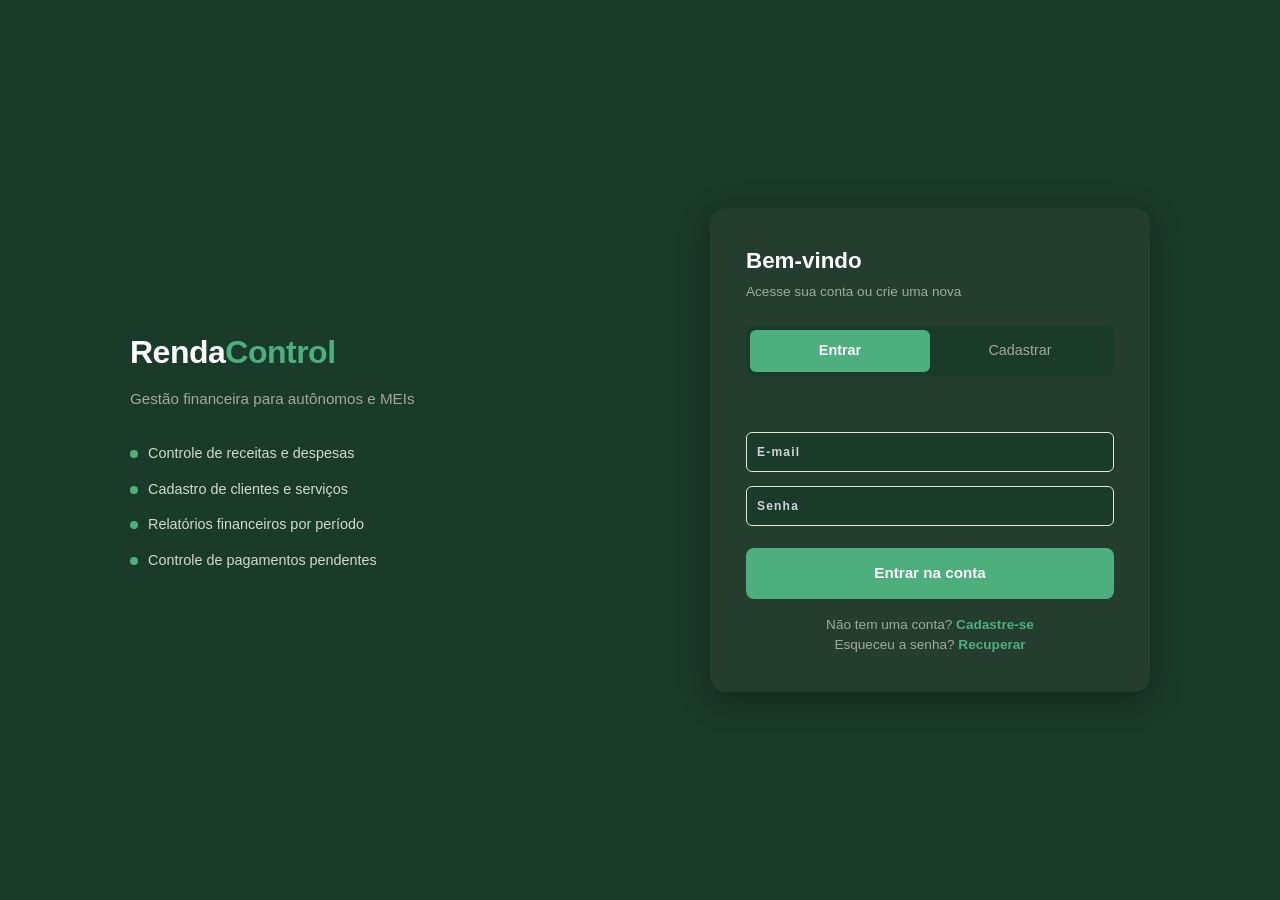
<file: frontend/index.html>
<!DOCTYPE html>
<html lang="pt-br">

<head>
  <meta charset="UTF-8">
  <meta name="viewport" content="width=device-width, initial-scale=1.0">
  <title>RendaControl — Login</title>
  <link rel="stylesheet" href="reset.css">
  <link rel="stylesheet" href="style.css">
</head>

<body class="pagina-auth">

  <div class="auth-container">

    <!-- Lado esquerdo — apresentacao -->
    <div class="auth-esquerda">
      <div class="logo auth-logo">
        <strong>Renda</strong><span>Control</span>
      </div>
      <p class="auth-descricao">Gestão financeira para autônomos e MEIs</p>
      <ul class="auth-lista">
        <li>Controle de receitas e despesas</li>
        <li>Cadastro de clientes e serviços</li>
        <li>Relatórios financeiros por período</li>
        <li>Controle de pagamentos pendentes</li>
      </ul>
    </div>

    <!-- Lado direito — login e cadastro -->
    <div class="auth-direita">
      <div class="auth-card">

        <h1 class="auth-titulo">Bem-vindo</h1>
        <p class="auth-subtitulo">Acesse sua conta ou crie uma nova</p>

        <!-- Abas Entrar / Cadastrar -->
        <div class="auth-abas">
          <button class="auth-aba ativa" id="aba-entrar">Entrar</button>
          <button class="auth-aba" id="aba-cadastrar">Cadastrar</button>
        </div>

        <!-- Mensagem de erro -->
        <p class="auth-erro" id="auth-erro"></p>

        <!-- Formulário de Login -->
        <div id="form-login">
          <div class="campo">
            <input type="email" id="login-email" class="campo-input" placeholder="E-mail" />
          </div>
          <div class="campo">
            <input type="password" id="login-senha" class="campo-input" placeholder="Senha" />
          </div>
          <button class="btn-auth" id="btn-entrar">Entrar na conta</button>
          <p class="auth-link-texto">
            Não tem uma conta?
            <a href="#" id="link-para-cadastro">Cadastre-se</a>
          </p>
          <p class="auth-link-texto">
            Esqueceu a senha? <a href="#" id="link-recuperar">Recuperar</a>
          </p>
        </div>

        <!-- Formulario de cadastro -->
        <div id="form-cadastro" style="display: none;">
          <div class="campos-lado-a-lado">
            <div class="campo">
              <label class="campo-label">Nome</label>
              <input type="text" id="cadastro-nome" class="campo-input" placeholder="Nome" />
            </div>
            <div class="campo">
              <label class="campo-label">E-mail</label>
              <input type="email" id="cadastro-email" class="campo-input" placeholder="E-mail" />
            </div>
          </div>
          <div class="campo">
            <label class="campo-label">Senha</label>
            <input type="password" id="cadastro-senha" class="campo-input" placeholder="Senha" />
          </div>
          <button class="btn-auth" id="btn-cadastrar">Criar conta</button>
          <p class="auth-link-texto">
            Já tem uma conta?
            <a href="#" id="link-para-login">Faça login</a>
          </p>
        </div>

        <!-- Formulário de Recuperação -->
        <div id="form-recuperar" style="display: none;">
          <p class="auth-subtitulo">Digite seu e-mail e escolha uma nova senha para redefinir o acesso.</p>
          <div class="campo">
            <input type="email" id="recuperar-email" class="campo-input" placeholder="E-mail" />
          </div>
          <div class="campo">
            <input type="password" id="recuperar-senha" class="campo-input" placeholder="Nova senha" />
          </div>
          <button class="btn-auth" id="btn-recuperar">Redefinir senha</button>
          <p class="auth-link-texto">
            Lembrou a senha? <a href="#" id="link-voltar-login">Voltar ao login</a>
          </p>
        </div>

      </div>
    </div>

  </div>

  <script src="login-auth.js"></script>
</body>

</html>
</file>
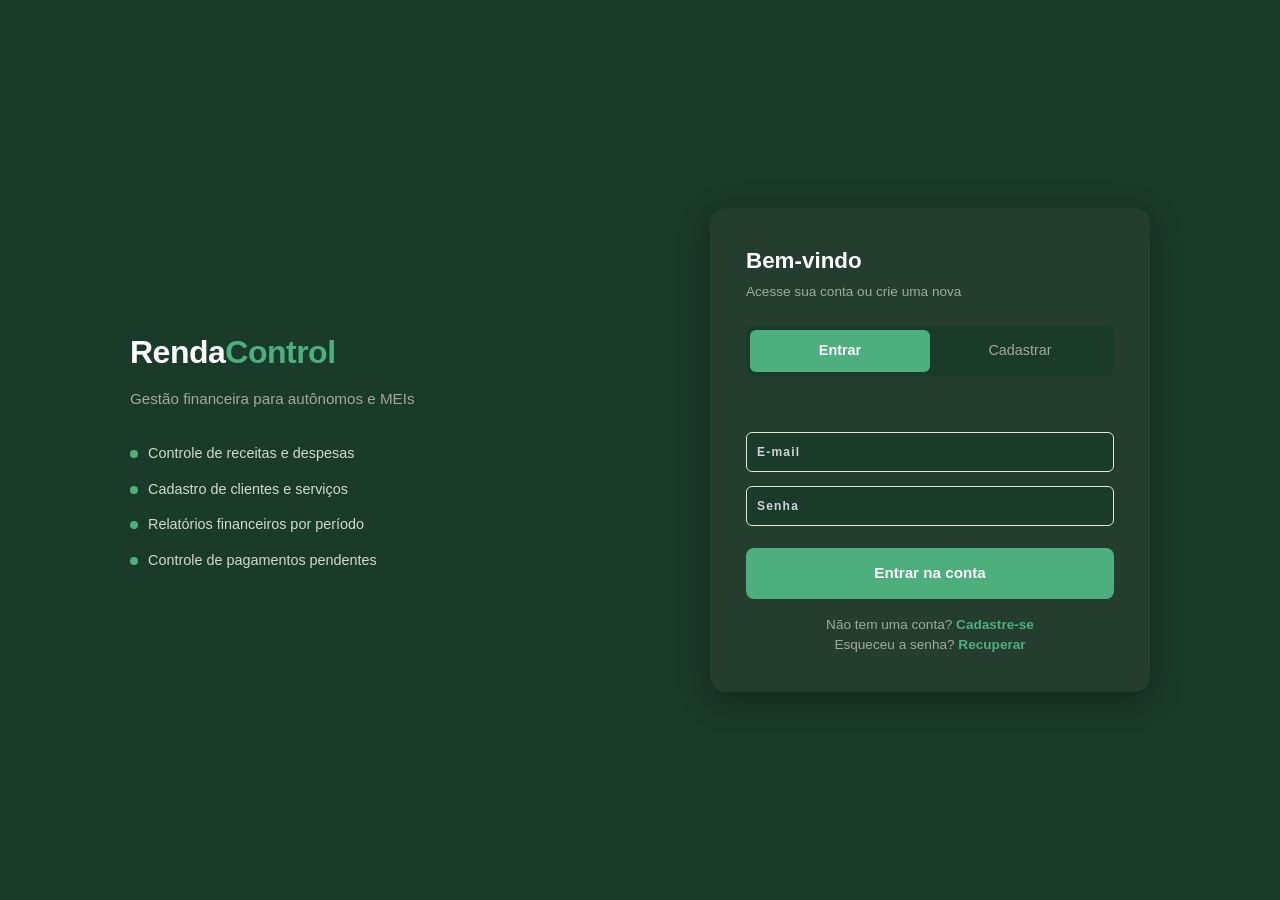
<file: frontend/clientes.html>
<!DOCTYPE html>
<html lang="pt-br">

<head>
  <meta charset="UTF-8">
  <meta name="viewport" content="width=device-width, initial-scale=1.0">
  <title>Painel de Clientes</title>
  <link rel="stylesheet" href="reset.css">
  <link rel="stylesheet" href="style.css">
  <link rel="stylesheet" href="https://cdnjs.cloudflare.com/ajax/libs/font-awesome/6.5.1/css/all.min.css">
</head>

<body>

  <header class="header">
    <div class="header-content">
      <div class="header-esquerda">
        <div class="logo">
          <strong>Renda</strong><span>Control</span>
        </div>

        <nav class="navegacao">
          <ul>
            <li><a href="dashboard.html">Dashboard</a></li>
            <li><a href="clientes.html" class="ativo">Clientes</a></li>
            <li><a href="servicos.html">Serviços</a></li>
            <li><a href="despesas.html">Financeiro</a></li>
            <li><a href="relatorio.html">Relatórios</a></li>
          </ul>
        </nav>
      </div>

      <div class="header-direita">
        <button class="botao-logout">LOGOUT</button>
      </div>
    </div>
  </header>

  <main class="dashboard">
    <div class="dashboard-topo">
      <h1 class="dashboard-titulo">Clientes</h1>
      <p class="dashboard-subtitulo">Gerencie sua carteira de clientes</p>
    </div>

    <section class="resumo-grade">
      <div class="resumo-cartao">
        <p class="resumo-label">Total de Clientes</p>
        <span class="resumo-valor">--</span>
        <span class="resumo-detalhe">+X este mês</span>
      </div>

      <div class="resumo-cartao">
        <p class="resumo-label">Clientes Ativos</p>
        <span class="resumo-valor destaque-verde">18</span>
        <span class="resumo-detalhe">X% da base</span>
      </div>

      <div class="resumo-cartao">
        <p class="resumo-label">Receita Média</p>
        <span class="resumo-valor">R$ --</span>
        <span class="resumo-detalhe">Por cliente / mês</span>
      </div>
    </section>

    <section class="dashboard-conteudo">

      <div class="painel painel-lista">
        <div class="painel-header">
          <h2 class="painel-title">Lista de Clientes</h2>
          <input type="search" class="campo-busca" placeholder="Buscar cliente...">
        </div>

        <div class="tabela-container">
          <table class="tabela-clientes">
            <thead>
              <tr>
                <th>Nome</th>
                <th>Telefone</th>
                <th>Serviços</th>
                <th>Status</th>
                <th>Ações</th>
              </tr>
            </thead>
            <tbody>

            </tbody>
          </table>
        </div>
      </div>

      <div class="coluna-acoes">

        <section class="painel">
          <h2 class="painel-title">Cadastrar novo cliente</h2>
          <form class="form-cadastro">
            <div class="campo campo-cheio">
              <label>Nome Completo</label>
              <input type="text" placeholder="Nome do cliente" required>
            </div>

            <div class="campo">
              <label>Telefone</label>
              <input type="tel" placeholder="(11) 99999-0000" required>
            </div>

            <div class="campo">
              <label>E-mail</label>
              <input type="email" placeholder="email@exemplo.com" required>
            </div>

            <div class="campo campo-cheio">
              <label>Endereço</label>
              <input type="text" placeholder="Rua, número, cidade" required>
            </div>

            <div class="form-botoes">
              <button type="submit" class="btn-salvar">Salvar</button>
              <button type="button" class="btn-cancelar">Cancelar</button>
            </div>
          </form>
        </section>

        <section class="painel painel-historico">
          <h2 class="painel-titulo">Histórico</h2>
          <div class="historico-lista">
            <span>Nenhum histórico disponível</span>
          </div>
        </section>

      </div>
    </section>
  </main>

  <script src="clientes.js"></script>
</body>

</html>
</file>
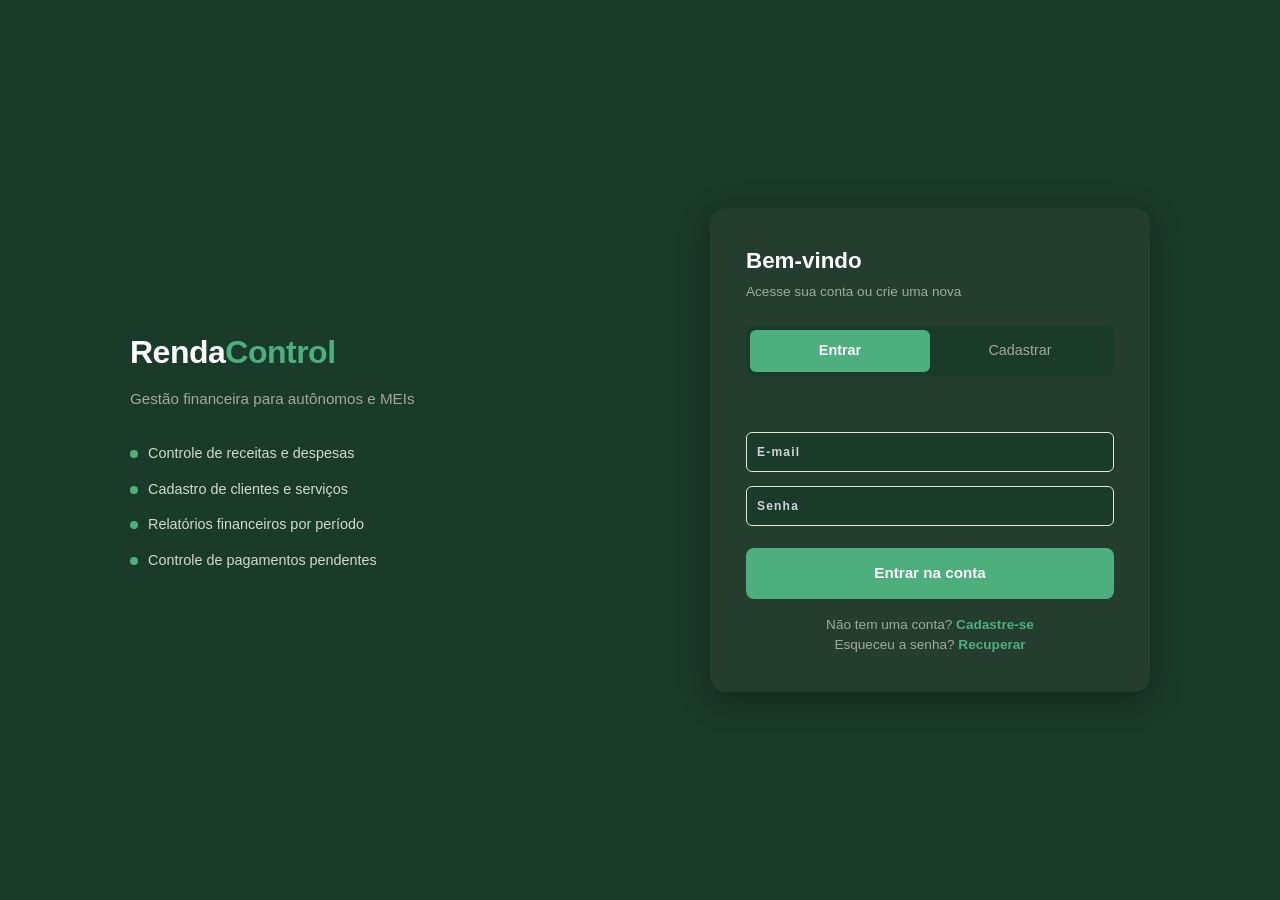
<file: frontend/dashboard.html>
<!DOCTYPE html>
<html lang="pt-br">

<head>
  <meta charset="UTF-8">
  <meta name="viewport" content="width=device-width, initial-scale=1.0">
  <title>Dashboard</title>
  <link rel="stylesheet" href="reset.css">
  <link rel="stylesheet" href="style.css">
</head>

<body>

  <header class="header">
    <div class="header-content">
      <div class="header-esquerda">
        <div class="logo">
          <strong>Renda</strong><span>Control</span>
        </div>
        <nav class="navegacao">
          <ul>
            <li><a href="dashboard.html" class="ativo">Dashboard</a></li>
            <li><a href="clientes.html">Clientes</a></li>
            <li><a href="servicos.html">Serviços</a></li>
            <li><a href="despesas.html">Financeiro</a></li>
            <li><a href="relatorio.html">Relatórios</a></li>
          </ul>
        </nav>
      </div>
      <div class="header-direita">
        <button class="botao-logout">LOGOUT</button>
      </div>
    </div>
  </header>

  <main class="dashboard">
    <div class="dashboard-topo">
      <div>
        <h1 class="dashboard-titulo" id="saudacao">Bom dia!</h1>
        <p class="dashboard-subtitulo" id="subtitulo-data">Resumo financeiro</p>
      </div>
      <a href="servico.html" class="btn-salvar">+ Novo serviço</a>
    </div>

    <!-- Cards -->
    <section class="resumo-grade resumo-grade-3">
      <div class="resumo-cartao">
        <p class="resumo-label">Despesas</p>
        <span class="resumo-valor destaque-vermelho" id="card-despesas">--</span>
        <span class="resumo-detalhe" id="card-despesas-detalhe">--</span>
      </div>
      <div class="resumo-cartao">
        <p class="resumo-label">Lucro Líquido</p>
        <span class="resumo-valor destaque-verde" id="card-lucro">--</span>
        <span class="resumo-detalhe" id="card-lucro-detalhe">--</span>
      </div>
      <div class="resumo-cartao">
        <p class="resumo-label">Cobranças Pendentes</p>
        <span class="resumo-valor destaque-amarelo" id="card-pendentes">--</span>
        <span class="resumo-detalhe" id="card-pendentes-detalhe">--</span>
      </div>
    </section>

    <section class="dashboard-conteudo">

      <!-- Serviços recentes -->
      <div class="painel painel-largo">
        <h2 class="painel-title">Serviços Recentes</h2>
        <div class="tabela-container">
          <table class="tabela-clientes">
            <thead>
              <tr>
                <th>Cliente</th>
                <th>Serviço</th>
                <th>Valor</th>
                <th>Status</th>
              </tr>
            </thead>
            <tbody id="tabela-servicos-recentes">
            </tbody>
          </table>
        </div>
      </div>

    </section>

    <!-- Atividade recente -->
    <div class="painel">
      <h2 class="painel-title">Atividade Recente</h2>
      <div id="atividade-recente"></div>
    </div>

  </main>

  <script src="dashboard.js"></script>
</body>

</html>
</file>
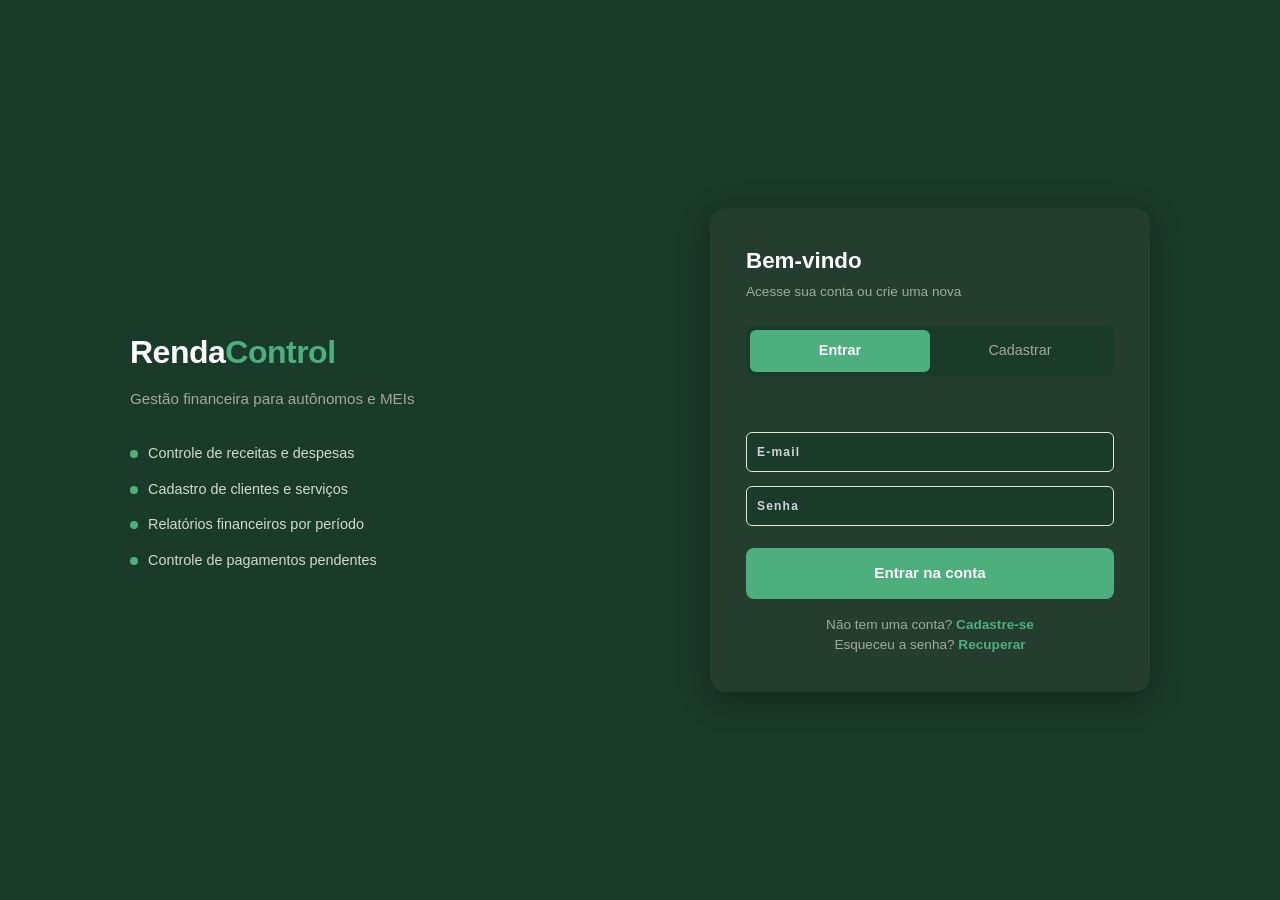
<file: frontend/despesas.html>
<!DOCTYPE html>
<html lang="pt-br">

<head>
  <meta charset="UTF-8">
  <meta name="viewport" content="width=device-width, initial-scale=1.0">
  <title>Despesas</title>
  <link rel="stylesheet" href="reset.css">
  <link rel="stylesheet" href="style.css">
  <link rel="stylesheet" href="https://cdnjs.cloudflare.com/ajax/libs/font-awesome/6.5.1/css/all.min.css">
</head>

<body>

  <header class="header">
    <div class="header-content">
      <div class="header-esquerda">
        <div class="logo">
          <strong>Renda</strong><span>Control</span>
        </div>
        <nav class="navegacao">
          <ul>
            <li><a href="dashboard.html">Dashboard</a></li>
            <li><a href="clientes.html">Clientes</a></li>
            <li><a href="servicos.html">Serviços</a></li>
            <li><a href="despesas.html" class="ativo">Financeiro</a></li>
            <li><a href="relatorio.html">Relatórios</a></li>
          </ul>
        </nav>
      </div>
      <div class="header-direita">
        <button class="botao-logout">LOGOUT</button>
      </div>
    </div>
  </header>

  <main class="dashboard">
    <div class="dashboard-topo">
      <h1 class="dashboard-titulo">Controle Financeiro</h1>
      <p class="dashboard-subtitulo">Receitas, despesas e saldo do mês</p>
    </div>

    <!-- Cards -->
    <section class="resumo-grade">
      <div class="resumo-cartao">
        <p class="resumo-label">Despesas Totais</p>
        <span class="resumo-valor destaque-vermelho" id="total-despesas">--</span>
        <span class="resumo-detalhe" id="detalhe-despesas">--</span>
      </div>
      <div class="resumo-cartao">
        <p class="resumo-label">Saldo Líquido</p>
        <span class="resumo-valor destaque-verde" id="saldo-liquido">--</span>
        <span class="resumo-detalhe" id="detalhe-saldo">--</span>
      </div>
    </section>

    <section class="dashboard-conteudo">

      <!-- Tabela -->
      <div class="painel">
        <div class="painel-header">
          <h2 class="painel-title">Lançamentos</h2>
          <select id="filtro-tipo" class="campo-busca">
            <option value="">Todos</option>
            <option value="despesa">Despesas</option>
          </select>
        </div>

        <div class="tabela-container">
          <table class="tabela-clientes">
            <thead>
              <tr>
                <th>Descrição</th>
                <th>Categoria</th>
                <th>Data</th>
                <th>Valor</th>
                <th>Ações</th>
              </tr>
            </thead>
            <tbody id="tabela-despesas-body">
            </tbody>
          </table>
        </div>
      </div>

      <!-- Formulário -->
      <div class="painel">
        <h2 class="painel-title" id="titulo-form-despesa">Registrar Nova Despesa</h2>
        <form id="form-despesa">

          <div class="campo campo-cheio">
            <label>Descrição *</label>
            <input type="text" id="input-descricao-despesa" placeholder="Ex: Internet" required>
          </div>

          <div class="campo">
            <label>Valor (R$) *</label>
            <input type="number" id="input-valor-despesa" placeholder="0.00" step="0.01" required>
          </div>

          <div class="campo">
            <label>Data *</label>
            <input type="date" id="input-data-despesa" required>
          </div>

          <div class="campo campo-cheio">
            <label>Categoria</label>
            <input type="text" id="input-categoria-despesa" placeholder="Ex: Despesa fixa, Material de trabalho">
          </div>

          <div class="form-botoes campo-cheio">
            <button type="submit" class="btn-salvar" id="btn-registrar-despesa">Registrar</button>
            <button type="button" class="btn-cancelar" id="btn-limpar-despesa">Limpar</button>
          </div>

        </form>
      </div>

    </section>
  </main>

  <script src="despesas.js"></script>
</body>

</html>
</file>
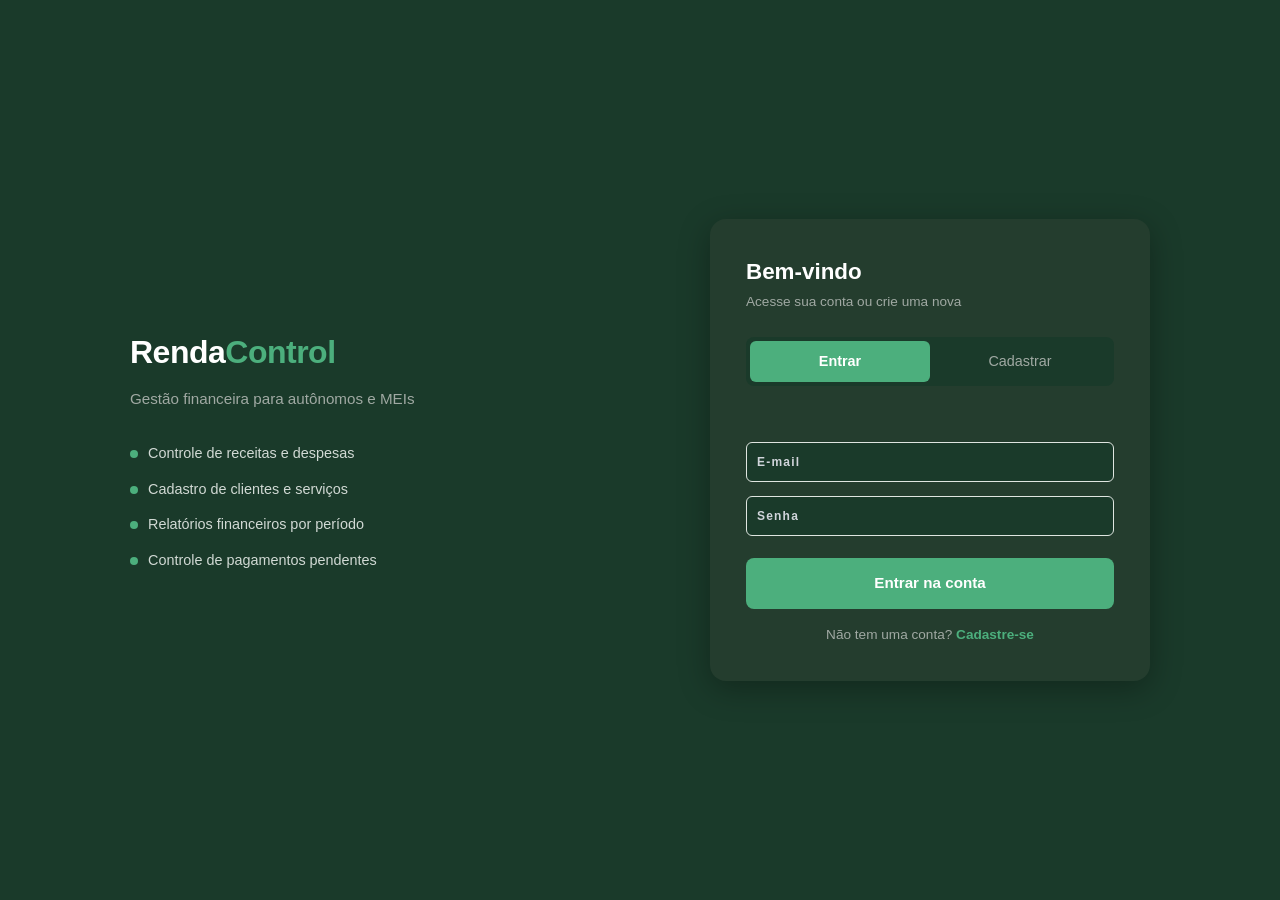
<file: frontend/login.html>
<!DOCTYPE html>
<html lang="pt-br">

<head>
  <meta charset="UTF-8">
  <meta name="viewport" content="width=device-width, initial-scale=1.0">
  <title>RendaControl — Login</title>
  <link rel="stylesheet" href="reset.css">
  <link rel="stylesheet" href="style.css">
</head>

<body class="pagina-auth">

  <div class="auth-container">

    <!-- Lado esquerdo — apresentacao -->
    <div class="auth-esquerda">
      <div class="logo auth-logo">
        <strong>Renda</strong><span>Control</span>
      </div>
      <p class="auth-descricao">Gestão financeira para autônomos e MEIs</p>
      <ul class="auth-lista">
        <li>Controle de receitas e despesas</li>
        <li>Cadastro de clientes e serviços</li>
        <li>Relatórios financeiros por período</li>
        <li>Controle de pagamentos pendentes</li>
      </ul>
    </div>

    <!-- Lado direito — login e cadastro -->
    <div class="auth-direita">
      <div class="auth-card">

        <h1 class="auth-titulo">Bem-vindo</h1>
        <p class="auth-subtitulo">Acesse sua conta ou crie uma nova</p>

        <!-- Abas Entrar / Cadastrar -->
        <div class="auth-abas">
          <button class="auth-aba ativa" id="aba-entrar">Entrar</button>
          <button class="auth-aba" id="aba-cadastrar">Cadastrar</button>
        </div>

        <!-- Mensagem de erro -->
        <p class="auth-erro" id="auth-erro"></p>

        <!-- Formulário de Login -->
        <div id="form-login">
          <div class="campo">
            <input type="email" id="login-email" class="campo-input" placeholder="E-mail" />
          </div>
          <div class="campo">
            <input type="password" id="login-senha" class="campo-input" placeholder="Senha" />
          </div>
          <button class="btn-auth" id="btn-entrar">Entrar na conta</button>
          <p class="auth-link-texto">
            Não tem uma conta?
            <a href="#" id="link-para-cadastro">Cadastre-se</a>
          </p>
        </div>

        <!-- Formulario de cadastro -->
        <div id="form-cadastro" style="display: none;">
          <div class="campos-lado-a-lado">
            <div class="campo">
              <label class="campo-label">Nome</label>
              <input type="text" id="cadastro-nome" class="campo-input" placeholder="Nome" />
            </div>
            <div class="campo">
              <label class="campo-label">E-mail</label>
              <input type="email" id="cadastro-email" class="campo-input" placeholder="E-mail" />
            </div>
          </div>
          <div class="campo">
            <label class="campo-label">Senha</label>
            <input type="password" id="cadastro-senha" class="campo-input" placeholder="Senha" />
          </div>
          <button class="btn-auth" id="btn-cadastrar">Criar conta</button>
          <p class="auth-link-texto">
            Já tem uma conta?
            <a href="#" id="link-para-login">Faça login</a>
          </p>
        </div>

      </div>
    </div>

  </div>

  <script src="login-auth.js"></script>
</body>

</html>
</file>
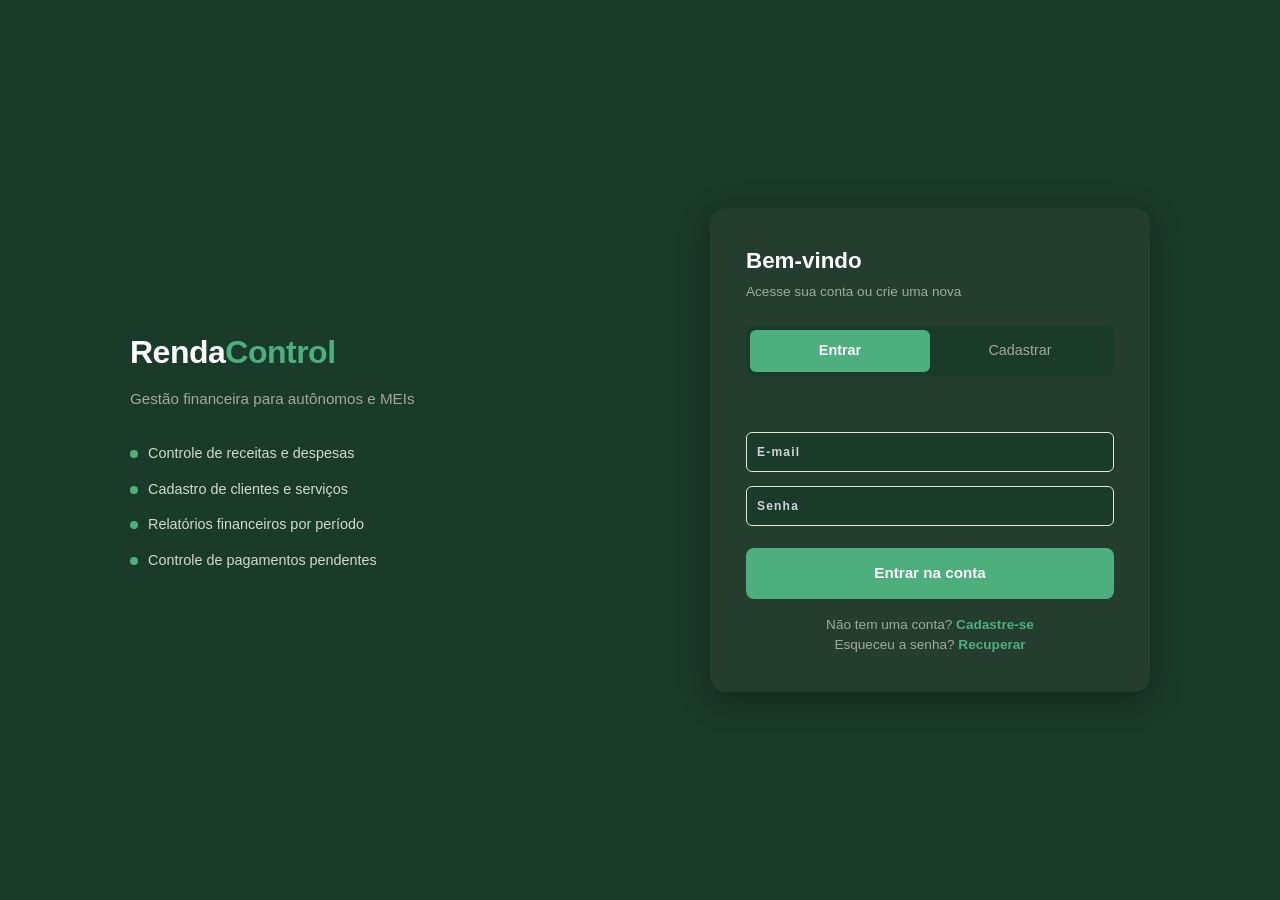
<file: frontend/relatorio.html>
<!DOCTYPE html>
<html lang="pt-br">

<head>
  <meta charset="UTF-8">
  <meta name="viewport" content="width=device-width, initial-scale=1.0">
  <title>Relatórios — RendaControl</title>
  <link rel="stylesheet" href="reset.css">
  <link rel="stylesheet" href="style.css">
</head>

<body>

  <header class="header">
    <div class="header-content">
      <div class="header-esquerda">
        <div class="logo">
          <strong>Renda</strong><span>Control</span>
        </div>
        <nav class="navegacao">
          <ul>
            <li><a href="dashboard.html">Dashboard</a></li>
            <li><a href="clientes.html">Clientes</a></li>
            <li><a href="servicos.html">Serviços</a></li>
            <li><a href="despesas.html">Financeiro</a></li>
            <li><a href="relatorio.html" class="ativo">Relatórios</a></li>
          </ul>
        </nav>
      </div>
      <div class="header-direita">
        <button class="botao-logout">LOGOUT</button>
      </div>
    </div>
  </header>

  <main class="dashboard">

    <!-- Topo -->
    <div class="dashboard-topo">
      <div>
        <h1 class="dashboard-titulo">Relatórios</h1>
        <p class="dashboard-subtitulo">Análises financeiras e resumos por cliente</p>
      </div>
      <button class="btn-salvar" id="btn-exportar">Exportar Relatório</button>
    </div>

    <!-- Filtros -->
    <div class="painel" id="painel-filtros">
      <h2 class="painel-title">Filtros do Relatório</h2>
      <div class="form-relatorio">

        <div class="campo">
          <label for="filtro-periodo">Período</label>
          <select id="filtro-periodo" class="campo-select">
            <!-- Preenchido pelo JS -->
          </select>
        </div>

        <div class="campo">
          <label for="filtro-cliente">Cliente</label>
          <select id="filtro-cliente" class="campo-select">
            <option value="">Todos os clientes</option>
            <!-- Preenchido pelo JS -->
          </select>
        </div>

        <div class="campo campo-botao">
          <button class="btn-salvar" id="btn-gerar">Gerar relatório</button>
        </div>

      </div>
    </div>

    <!-- Cards KPI -->
    <section class="resumo-grade resumo-grade-3">
      <div class="resumo-cartao">
        <p class="resumo-label">Despesas</p>
        <span class="resumo-valor destaque-vermelho" id="rel-despesas">--</span>
        <span class="resumo-detalhe" id="rel-despesas-detalhe">--</span>
      </div>
      <div class="resumo-cartao">
        <p class="resumo-label">Lucro Líquido</p>
        <span class="resumo-valor destaque-verde" id="rel-lucro">--</span>
        <span class="resumo-detalhe" id="rel-lucro-detalhe">--</span>
      </div>
      <div class="resumo-cartao">
        <p class="resumo-label">Serviços Realizados</p>
        <span class="resumo-valor" id="rel-servicos">--</span>
        <span class="resumo-detalhe" id="rel-servicos-detalhe">--</span>
      </div>
    </section>

    <!-- Resumo do período -->
    <div class="painel" id="painel-resumo">
      <h2 class="painel-title">Resumo do Período</h2>

      <div class="resumo-linha">
        <span>Total de serviços</span>
        <span id="res-total-servicos">--</span>
      </div>
      <div class="resumo-linha">
        <span>Serviços pagos</span>
        <span id="res-pagos" class="destaque-verde">--</span>
      </div>
      <div class="resumo-linha">
        <span>Serviços pendentes</span>
        <span id="res-pendentes" class="destaque-amarelo">--</span>
      </div>
      <div class="resumo-linha">
        <span>Serviços atrasados</span>
        <span id="res-atrasados" class="destaque-vermelho">--</span>
      </div>
      <div class="resumo-linha">
        <span>Receita bruta</span>
        <span id="res-receita-bruta">--</span>
      </div>
      <div class="resumo-linha">
        <span>Total de despesas</span>
        <span id="res-total-despesas">--</span>
      </div>
      <div class="resumo-linha resumo-linha-destaque">
        <span>Lucro líquido</span>
        <span id="res-lucro-liquido" class="destaque-verde">--</span>
      </div>
      <div class="resumo-linha">
        <span>Margem de lucro</span>
        <span id="res-margem">--</span>
      </div>

      <div style="margin-top: 24px;">
        <button class="btn-salvar" id="btn-pdf" style="width: 100%;">Gerar recibo / PDF</button>
      </div>

    </div>

  </main>

  <script src="relatorio.js"></script>
</body>

</html>
</file>
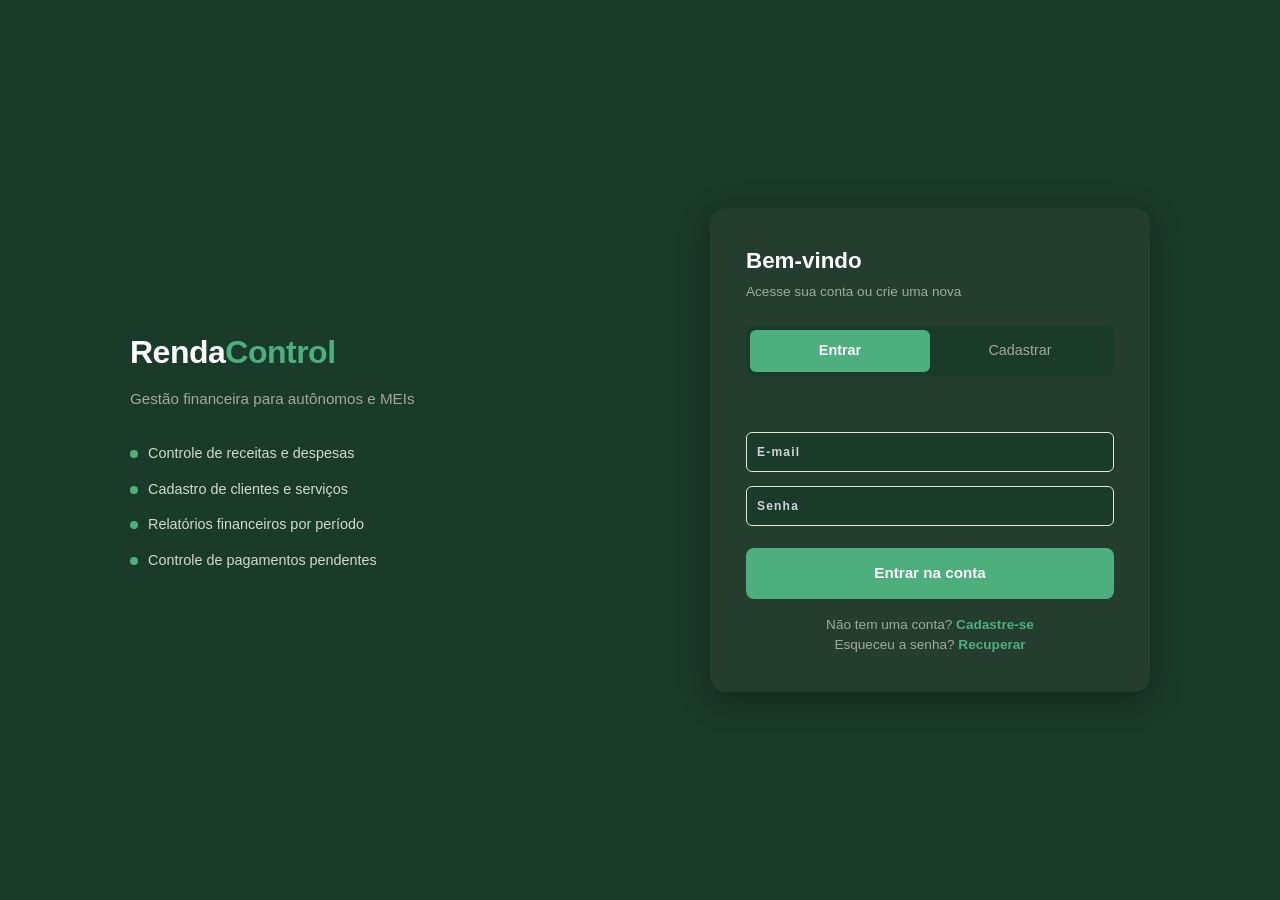
<file: frontend/servicos.html>
<!DOCTYPE html>
<html lang="pt-br">

<head>
  <meta charset="UTF-8">
  <meta name="viewport" content="width=device-width, initial-scale=1.0">
  <title>Serviços</title>
  <link rel="stylesheet" href="reset.css">
  <link rel="stylesheet" href="style.css">
  <link rel="stylesheet" href="https://cdnjs.cloudflare.com/ajax/libs/font-awesome/6.5.1/css/all.min.css">
</head>

<body>

  <header class="header">
    <div class="header-content">
      <div class="header-esquerda">
        <div class="logo">
          <strong>Renda</strong><span>Control</span>
        </div>
        <nav class="navegacao">
          <ul>
            <li><a href="dashboard.html">Dashboard</a></li>
            <li><a href="clientes.html">Clientes</a></li>
            <li><a href="servicos.html" class="ativo">Serviços</a></li>
            <li><a href="despesas.html">Financeiro</a></li>
            <li><a href="relatorio.html">Relatórios</a></li>
          </ul>
        </nav>
      </div>
      <div class="header-direita">
        <button class="botao-logout">LOGOUT</button>
      </div>
    </div>
  </header>

  <main class="dashboard">
    <div class="dashboard-topo">
      <h1 class="dashboard-titulo">Serviços</h1>
      <p class="dashboard-subtitulo">Registre e acompanhe os serviços prestados</p>
    </div>

    <!-- Cards de resumo -->
    <section class="resumo-grade resumo-grade-4">
      <div class="resumo-cartao">
        <p class="resumo-label">Serviços no Mês</p>
        <span class="resumo-valor" id="total-servicos">--</span>
        <span class="resumo-detalhe" id="detalhe-andamento">--</span>
      </div>
      <div class="resumo-cartao">
        <p class="resumo-label">Receita Gerada</p>
        <span class="resumo-valor destaque-verde" id="total-receita">--</span>
        <span class="resumo-detalhe">Total de serviços</span>
      </div>
      <div class="resumo-cartao">
        <p class="resumo-label">Ticket Médio</p>
        <span class="resumo-valor" id="ticket-medio">--</span>
        <span class="resumo-detalhe">Por serviço</span>
      </div>
      <div class="resumo-cartao">
        <p class="resumo-label">Taxa de Pagamento</p>
        <span class="resumo-valor destaque-verde" id="taxa-pagamento">--</span>
        <span class="resumo-detalhe" id="detalhe-pagamento">--</span>
      </div>
    </section>

    <section class="dashboard-conteudo">

      <!-- Formulário -->
      <div class="painel">
        <h2 class="painel-title" id="titulo-form-servico">Registrar Novo Serviço</h2>
        <form class="form-servico" id="form-servico">

          <div class="campo campo-cheio">
            <label>Cliente *</label>
            <select id="select-cliente" required>
              <option value="">Selecione um cliente</option>
            </select>
          </div>

          <div class="campo">
            <label>Descrição *</label>
            <input type="text" id="input-descricao" placeholder="Ex: Design logo" required>
          </div>

          <div class="campo">
            <label>Data de Realização</label>
            <input type="date" id="input-data">
          </div>

          <div class="campo">
            <label>Valor Cobrado (R$) *</label>
            <input type="number" id="input-valor" placeholder="0.00" step="0.01" required>
          </div>

          <div class="campo">
            <label>Forma de Pagamento</label>
            <select id="select-pagamento">
              <option value="PIX">PIX</option>
              <option value="Transferência">Transferência</option>
              <option value="Dinheiro">Dinheiro</option>
              <option value="Cartão">Cartão</option>
            </select>
          </div>

          <div class="campo campo-cheio">
            <label>Materiais Utilizados</label>
            <input type="text" id="input-materiais" placeholder="Item — valor gasto (opcional)">
          </div>

          <div class="campo campo-cheio">
            <label>Status do Pagamento</label>
            <select id="select-status">
              <option value="Pendente">Pendente</option>
              <option value="Pago">Pago</option>
              <option value="Atrasado">Atrasado</option>
            </select>
          </div>

          <div class="form-botoes campo-cheio">
            <button type="submit" class="btn-salvar" id="btn-registrar">Registrar</button>
            <button type="button" class="btn-cancelar" id="btn-limpar">Limpar</button>
          </div>

        </form>
      </div>

      <!-- Tabela de serviços -->
      <div class="painel">
        <div class="painel-header">
          <h2 class="painel-title">Serviços Registrados</h2>
          <select class="campo-busca" id="filtro-status">
            <option value="">Todos os status</option>
            <option value="Pago">Pago</option>
            <option value="Pendente">Pendente</option>
            <option value="Atrasado">Atrasado</option>
          </select>
        </div>

        <div class="tabela-container">
          <table class="tabela-clientes">
            <thead>
              <tr>
                <th>Descrição</th>
                <th>Cliente</th>
                <th>Valor</th>
                <th>Status</th>
                <th>Ações</th>
              </tr>
            </thead>
            <tbody id="tabela-servicos-body">
            </tbody>
          </table>
        </div>
      </div>

    </section>
  </main>

  <script src="servicos.js"></script>
</body>

</html>
</file>
<file: frontend/style.css>
body {
  background-color: #f7f6f2;
  color: #1a3a2a;
  /* padding: 40px; */
  font-family: dm-sans, sans-serif;
}

/* Header */
.header {
  background-color: #1a3a2a;
  color: #ffffff;
  padding: 15px 0;
  margin-bottom: 20px;
}

.header-content {
  margin: 0 auto;
  padding: 0 40px;
  display: flex;
  justify-content: space-between;
  align-items: center;
}

.header-esquerda {
  display: flex;
  align-items: center;
  gap: 40px;
}

.logo {
  font-size: 1.4rem;
  letter-spacing: -0.5px;
}

.logo strong {
  color: #ffffff;
}

.logo span {
  color: #4caf7d;
  font-weight: 700;
}

.navegacao ul {
  display: flex;
  gap: 25px;
}

.navegacao a {
  color: #a0a9a3;
  font-size: 0.9rem;
  font-weight: 500;
  transition: color 0.2s;
}

.navegacao a:hover,
.navegacao a.ativo {
  color: #ffffff;
  border-bottom: 2px solid #4caf7d;
  padding-bottom: 5px;
}

.botao-logout {
  background-color: rgba(255, 255, 255, 0.4);
  color: #ffffff;
  padding: 8px 20px;
  border-radius: 6px;
  font-size: 0.8rem;
  font-weight: 700;
  transition: all 0.2s;
}

.botao-logout:hover {
  background-color: rgba(255, 255, 255, 0.3);
}

/* CLIENTES*/
main {
  margin: auto;
  padding: 0 40px;
}

.dashboard {
  margin: auto;
}

.dashboard-topo {
  margin-bottom: 30px;
}

.dashboard-titulo {
  font-size: 1.8rem;
  color: #1a2e24;
  margin-bottom: 5px;
}

.dashboard-subtitulo {
  color: #7b857d;
  font-size: 0.9rem;
  letter-spacing: 0.1rem;
}

/* Cards de cima */
.resumo-grade {
  display: grid;
  grid-template-columns: repeat(3, 1fr);
  gap: 20px;
  margin-bottom: 20px;
}

.resumo-cartao {
  background: white;
  padding: 10px 20px;
  border-radius: 12px;
  border: 1px solid #eef2ee;
  box-shadow: 0 4px 6px rgba(0, 0, 0, 0.02);
}

.resumo-label {
  font-size: 0.7rem;
  font-weight: 700;
  text-transform: uppercase;
  color: #9ca3af;
  letter-spacing: 0.05em;
}

.resumo-valor {
  display: block;
  font-size: 1.5rem;
  font-weight: 700;
  margin: 5px 0;
}

.destaque-verde {
  color: #4caf7d;
}

.resumo-detalhe {
  font-size: 0.8rem;
  color: #9ca3af;
}

.dashboard-conteudo {
  display: grid;
  grid-template-columns: 1fr 1fr;
  gap: 24px;
  align-items: start;
}

/* Painel */
.painel {
  background: white;
  border-radius: 12px;
  border: 1px solid #eef2ee;
  padding: 24px;
  margin-bottom: 20px;
}

.painel-header {
  display: flex;
  justify-content: space-between;
  align-items: center;
  margin-bottom: 20px;
}

.painel-title {
  font-size: 1rem;
  font-weight: 700;
  text-transform: uppercase;
  color: #24392f;
}

/* Tabela Esquerda */
.campo-busca {
  padding: 8px 12px;
  border: 1px solid #dfe5e0;
  border-radius: 8px;
  font-size: 0.85rem;
}

.campo-busca:focus {
  outline: none;
  border-color: #3aa66a;
  box-shadow: 0 0 0 2px rgba(58, 166, 106, 0.2);
}

.status-servico-select {
  padding: 4px 10px;
  border-radius: 20px;
  font-size: 0.75rem;
  font-weight: 700;
  border: none;
  cursor: pointer;
  appearance: auto;
}

.status-servico-select.pago {
  background: #d1fae5;
  color: #065f46;
}

.status-servico-select.pendente {
  background: #fef9c3;
  color: #854d0e;
}

.status-servico-select.atrasado {
  background: #fee2e2;
  color: #991b1b;
}

.tabela-container {
  overflow-x: auto;
}

.tabela-clientes {
  width: 100%;
  border-collapse: collapse;
}

.tabela-clientes thead {
  background-color: #f9fafb;
}

.tabela-clientes th {
  text-align: left;
  font-size: 0.7rem;
  text-transform: uppercase;
  color: #9ca3af;
  padding: 12px;
  border-bottom: 1px solid #f0f3f0;
}

.tabela-clientes td {
  padding: 16px 12px;
  border-bottom: 1px solid #f0f3f0;
  font-size: 0.9rem;
}

.tabela-clientes tbody tr:hover {
  background: #f4faf5;
}

.linha-selecionada {
  background-color: #f4faf5;
}

.status-cliente {
  padding: 5px 10px;
  border-radius: 20px;
  font-size: 0.8rem;
  font-weight: 700;
  border: 1px solid transparent;
}

.status-cliente.ativo {
  background: #d1fae5;
  color: #065f46;
}
.status-cliente.inadimplente {
  background: #fee2e2;
  color: #991b1b;
}

.status-cliente.novo {
  background: #e0f0ff;
  color: #2a6eb1;
}

/* JS */
.status-pendente {
  display: block;
  background: #fef9c3;
  color: #854d0e;
  font-size: 0.7rem;
  font-weight: 700;
  padding: 5px 10px;
  border-radius: 20px;
  margin-top: 5px;
}

.status-atrasado {
  display: block;
  background: #fee2e2;
  color: #991b1b;
  font-size: 0.7rem;
  font-weight: 700;
  padding: 5px 10px;
  border-radius: 20px;
  margin-top: 5px;
}

/* Parte da direita */
.coluna-acoes {
  display: flex;
  flex-direction: column;
}

.form-cadastro {
  display: grid;
  grid-template-columns: 1fr 1fr;
  gap: 15px;
  margin-top: 10px;
}

.campo {
  display: flex;
  flex-direction: column;
  gap: 6px;
}

.campo-cheio {
  grid-column: span 2;
}

.campo input:focus {
  outline: none;
  border-color: #3aa66a;
  box-shadow: 0 0 0 2px rgba(58, 166, 106, 0.2);
}

.campo label {
  font-size: 0.7rem;
  font-weight: 700;
  color: #646464;
  text-transform: uppercase;
}

.campo input {
  padding: 10px;
  border: 1px solid #dfe5e0;
  border-radius: 6px;
  font-size: 0.75rem;
}

.campo input::placeholder {
  color: #d1d5db;
  letter-spacing: 0.1em;
  font-weight: 600;
}

.form-botoes {
  grid-column: span 2;
  display: flex;
  gap: 10px;
  margin-top: 10px;
}

.btn-salvar {
  background: #3aa66a;
  color: white;
  border: none;
  padding: 10px 20px;
  border-radius: 8px;
  font-weight: 700;
}

.btn-salvar:hover {
  background: #2c7b51;
}

.btn-cancelar {
  background: white;
  border: 1px solid #d1d5db;
  padding: 10px 20px;
  border-radius: 8px;
  font-weight: 700;
}

.btn-cancelar:hover {
  background: #f4faf5;
}

/*Historico */
.historico-item {
  display: flex;
  justify-content: space-between;
  padding: 5px 0;
  border-bottom: 1px solid #f0f3f0;
}

.historico-info h3 {
  font-size: 0.9rem;
}
.historico-info time {
  font-size: 0.75rem;
  color: #b1b8b3;
}

.historico-valores {
  text-align: center;
}

.historico-lista span {
  font-size: 0.85rem;
  color: #9ca3af;
  margin-top: 15px;
}

.status-pago {
  display: block;
  background: #d1fae5;
  color: #065f46;
  font-size: 0.7rem;
  font-weight: 700;
  padding: 5px 10px;
  border-radius: 20px;
  margin-top: 5px;
}
/* FIM CLIENTES*/

/* ICONES */
.btn-deletar-cliente,
[title="Editar"] {
  background: none;
  border: none;
  cursor: pointer;
  padding: 5px;
}
.fa-trash-can {
  color: #e74c3c;
}
.fa-pen-to-square {
  color: #3498db;
}

/* SERVICOS*/

.resumo-grade-4 {
  grid-template-columns: repeat(4, 1fr);
}

.form-servico {
  display: grid;
  grid-template-columns: 1fr 1fr;
  gap: 15px;
  margin-top: 10px;
}

.form-servico select {
  padding: 10px;
  border: 1px solid #dfe5e0;
  border-radius: 6px;
  font-size: 0.75rem;
  background: white;
}

.form-servico select:focus {
  outline: none;
  border-color: #3aa66a;
  box-shadow: 0 0 0 2px rgba(58, 166, 106, 0.2);
}

.status-servico {
  padding: 5px 15px;
  border-radius: 20px;
  font-size: 0.75rem;
  font-weight: 700;
  display: inline-block;
}

.status-servico.pago {
  background: #d1fae5;
  color: #065f46;
}

.status-servico.pendente {
  background: #fef9c3;
  color: #854d0e;
}

.status-servico.atrasado {
  background: #fee2e2;
  color: #991b1b;
}

/* FIM SERVICOS*/

/* DESPESAS */
.destaque-vermelho {
  color: #dc2626;
}

.valor-negativo {
  color: #dc2626;
  font-weight: 600;
}

/* FIM DESPESAS */

/* DASHBOARD */
.dashboard-topo {
  display: flex;
  justify-content: space-between;
  align-items: center;
  margin-bottom: 24px;
}

.resumo-grade-3 {
  grid-template-columns: repeat(3, 1fr);
}

.destaque-amarelo {
  color: #d97706;
}

.painel-largo {
  grid-column: 1 / -1;
}

.atividade-item {
  display: flex;
  align-items: center;
  gap: 12px;
  padding: 12px 0;
  border-bottom: 1px solid #f0f4f1;
  font-size: 0.875rem;
  color: #374151;
}

.atividade-item:last-child {
  border-bottom: none;
}

.atividade-icone {
  font-size: 1.2rem;
}

/* FIM DASHBOARD */

/* RELATORIO */
.form-relatorio {
  display: grid;
  grid-template-columns: 1fr 1fr auto;
  gap: 20px;
  align-items: end;
  margin-top: 16px;
}

.campo-select {
  padding: 10px;
  border: 1px solid #dfe5e0;
  border-radius: 6px;
  font-size: 0.85rem;
  background: white;
  width: 100%;
}

.campo-select:focus {
  outline: none;
  border-color: #3aa66a;
  box-shadow: 0 0 0 2px rgba(58, 166, 106, 0.2);
}

.campo-botao {
  justify-content: flex-end;
}

.resumo-linha {
  display: flex;
  justify-content: space-between;
  align-items: center;
  padding: 12px 0;
  border-bottom: 1px solid #f0f3f0;
  font-size: 0.9rem;
  color: #374151;
}

.resumo-linha:last-of-type {
  border-bottom: none;
}

.resumo-linha-destaque {
  font-weight: 700;
  font-size: 1rem;
  color: #1a3a2a;
}

/* Estilo para impressão/PDF */
@media print {
  .header,
  #painel-filtros,
  #btn-exportar,
  #btn-pdf {
    display: none;
  }

  body {
    background: white;
  }

  .painel {
    box-shadow: none;
    border: 1px solid #ddd;
  }
}

/* FIM RELATORIO */

/* LOGIN E CADASTRO */

.pagina-auth {
  background-color: #1a3a2a;
  min-height: 100vh;
  display: flex;
  align-items: center;
  justify-content: center;
}

.auth-container {
  display: flex;
  align-items: center;
  justify-content: center;
  gap: 80px;
  width: 100%;
  max-width: 1100px;
  padding: 40px;
}

/* Lado esquerdo */
.auth-esquerda {
  color: #ffffff;
  flex: 1;
}

.auth-logo {
  font-size: 2rem;
  margin-bottom: 12px;
}

.auth-descricao {
  color: #a0a9a3;
  font-size: 0.95rem;
  margin-bottom: 32px;
}

.auth-lista {
  list-style: none;
  display: flex;
  flex-direction: column;
  gap: 14px;
}

.auth-lista li {
  color: #d1d9d4;
  font-size: 0.9rem;
  display: flex;
  align-items: center;
  gap: 10px;
}

.auth-lista li::before {
  content: "";
  width: 8px;
  height: 8px;
  background-color: #4caf7d;
  border-radius: 50%;
  flex-shrink: 0;
}

/* Lado direito — card */
.auth-direita {
  flex: 1;
  max-width: 440px;
}

.auth-card {
  background-color: #243d2e;
  border-radius: 16px;
  padding: 36px;
  box-shadow: 0 8px 32px rgba(0, 0, 0, 0.3);
}

.auth-titulo {
  color: #ffffff;
  font-size: 1.4rem;
  font-weight: 700;
  margin-bottom: 4px;
}

.auth-subtitulo {
  color: #a0a9a3;
  font-size: 0.85rem;
  margin-bottom: 24px;
}

/* Abas */
.auth-abas {
  display: flex;
  background-color: #1a3a2a;
  border-radius: 8px;
  padding: 4px;
  margin-bottom: 24px;
}

.auth-aba {
  flex: 1;
  padding: 10px;
  border-radius: 6px;
  font-size: 0.9rem;
  font-weight: 500;
  color: #a0a9a3;
  background: transparent;
  transition: all 0.2s;
  cursor: pointer;
}

.auth-aba.ativa {
  background-color: #4caf7d;
  color: #ffffff;
  font-weight: 700;
}

/* Campos */
.campo {
  margin-bottom: 14px;
}

.campo-label {
  display: block;
  font-size: 0.8rem;
  color: #a0a9a3;
  margin-bottom: 6px;
  text-transform: uppercase;
  letter-spacing: 0.5px;
}

.campo-input {
  width: 100%;
  padding: 12px 14px;
  background-color: #1a3a2a;
  border: 1px solid #2d5240;
  border-radius: 8px;
  color: #ffffff;
  font-size: 0.9rem;
  transition: border-color 0.2s;
}

.campo-input::placeholder {
  color: #5a7a6a;
}

.campo-input:focus {
  outline: none;
  border-color: #4caf7d;
}

.campos-lado-a-lado {
  display: grid;
  grid-template-columns: 1fr 1fr;
  gap: 12px;
}

/* Botão principal */
.btn-auth {
  width: 100%;
  padding: 14px;
  background-color: #4caf7d;
  color: #ffffff;
  border-radius: 8px;
  font-size: 0.95rem;
  font-weight: 700;
  margin-top: 8px;
  margin-bottom: 16px;
  cursor: pointer;
  transition: background-color 0.2s;
}

.btn-auth:hover {
  background-color: #3a9c6a;
}

.btn-auth:disabled {
  background-color: #2d5240;
  cursor: not-allowed;
}

/* Links e mensagens */
.auth-link-texto {
  text-align: center;
  font-size: 0.85rem;
  color: #a0a9a3;
}

.auth-link-texto a {
  color: #4caf7d;
  font-weight: 600;
}

.auth-link-texto a:hover {
  text-decoration: underline;
}

.auth-erro {
  color: #f87171;
  font-size: 0.85rem;
  margin-bottom: 12px;
  min-height: 20px;
  text-align: center;
}
/* FIM LOGIN E CADASTRO */

/* RESPONSIVIDADE */
*,
*::before,
*::after {
  box-sizing: border-box;
}

html,
body {
  max-width: 100%;
  overflow-x: hidden;
}

/* TABLET (até 1024px) */
@media (max-width: 1024px) {
  .header-content {
    padding: 0 20px;
  }

  /* cards */
  .resumo-grade-4 {
    grid-template-columns: repeat(2, 1fr);
  }

  /* Formulario e lista*/
  .dashboard-conteudo {
    grid-template-columns: 1fr;
  }

  .form-cadastro {
    grid-template-columns: 1fr;
  }

  .campo-cheio {
    grid-column: span 1;
  }

  .form-botoes {
    grid-column: span 1;
  }

  .form-servico {
    grid-template-columns: 1fr;
  }

  .form-relatorio {
    grid-template-columns: 1fr;
  }
}

/*CELULAR*/
@media (max-width: 768px) {
  /* header */
  .header {
    position: relative;
  }

  .header-content {
    flex-direction: row;
    flex-wrap: wrap;
    align-items: center;
    justify-content: space-between;
    padding: 10px 16px;
    gap: 8px;
  }

  .header-esquerda {
    flex-direction: column;
    align-items: flex-start;
    gap: 8px;
    width: 100%;
  }

  .header-direita {
    position: absolute;
    top: 10px;
    right: 16px;
  }

  .botao-logout {
    font-size: 0.7rem;
    padding: 6px 12px;
  }

  .navegacao ul {
    gap: 12px;
    overflow-x: auto;
    flex-wrap: nowrap;
    padding-bottom: 4px;
    -webkit-overflow-scrolling: touch;
  }

  .navegacao a {
    white-space: nowrap;
    font-size: 0.8rem;
  }

  /* * */
  main,
  main.dashboard {
    padding: 0 12px;
  }

  .painel {
    width: 100%;
    max-width: 100%;
    overflow: hidden;
  }

  .resumo-grade,
  .resumo-grade-3,
  .resumo-grade-4,
  .dashboard-conteudo {
    grid-template-columns: 1fr;
    width: 100%;
  }

  /* dashboard */
  .dashboard-topo {
    flex-direction: column;
    align-items: flex-start;
    gap: 12px;
  }

  /* clientes */
  .form-cadastro {
    grid-template-columns: 1fr;
    width: 100%;
  }

  .campo-cheio {
    grid-column: span 1;
  }

  .form-botoes {
    grid-column: span 1;
    flex-direction: column;
    width: 100%;
  }

  .campo input,
  .campo select,
  .campo-input,
  .campo-select,
  .campo-busca {
    width: 100%;
    max-width: 100%;
  }

  /* scroll horizontal */
  .tabela-container {
    overflow-x: auto;
    -webkit-overflow-scrolling: touch;
    width: 100%;
  }

  /* servicos */
  .form-servico {
    grid-template-columns: 1fr;
    width: 100%;
  }

  /* relatorio */
  .form-relatorio {
    grid-template-columns: 1fr;
    width: 100%;
  }

  /* login */
  .auth-container {
    flex-direction: column;
    gap: 24px;
    padding: 24px 16px;
  }

  .auth-esquerda {
    display: none;
  }

  .auth-direita {
    max-width: 100%;
    width: 100%;
  }

  .campos-lado-a-lado {
    grid-template-columns: 1fr;
  }

  .auth-card {
    padding: 24px 20px;
  }
}
/* FIM RESPONSIVIDADE */
</file>
